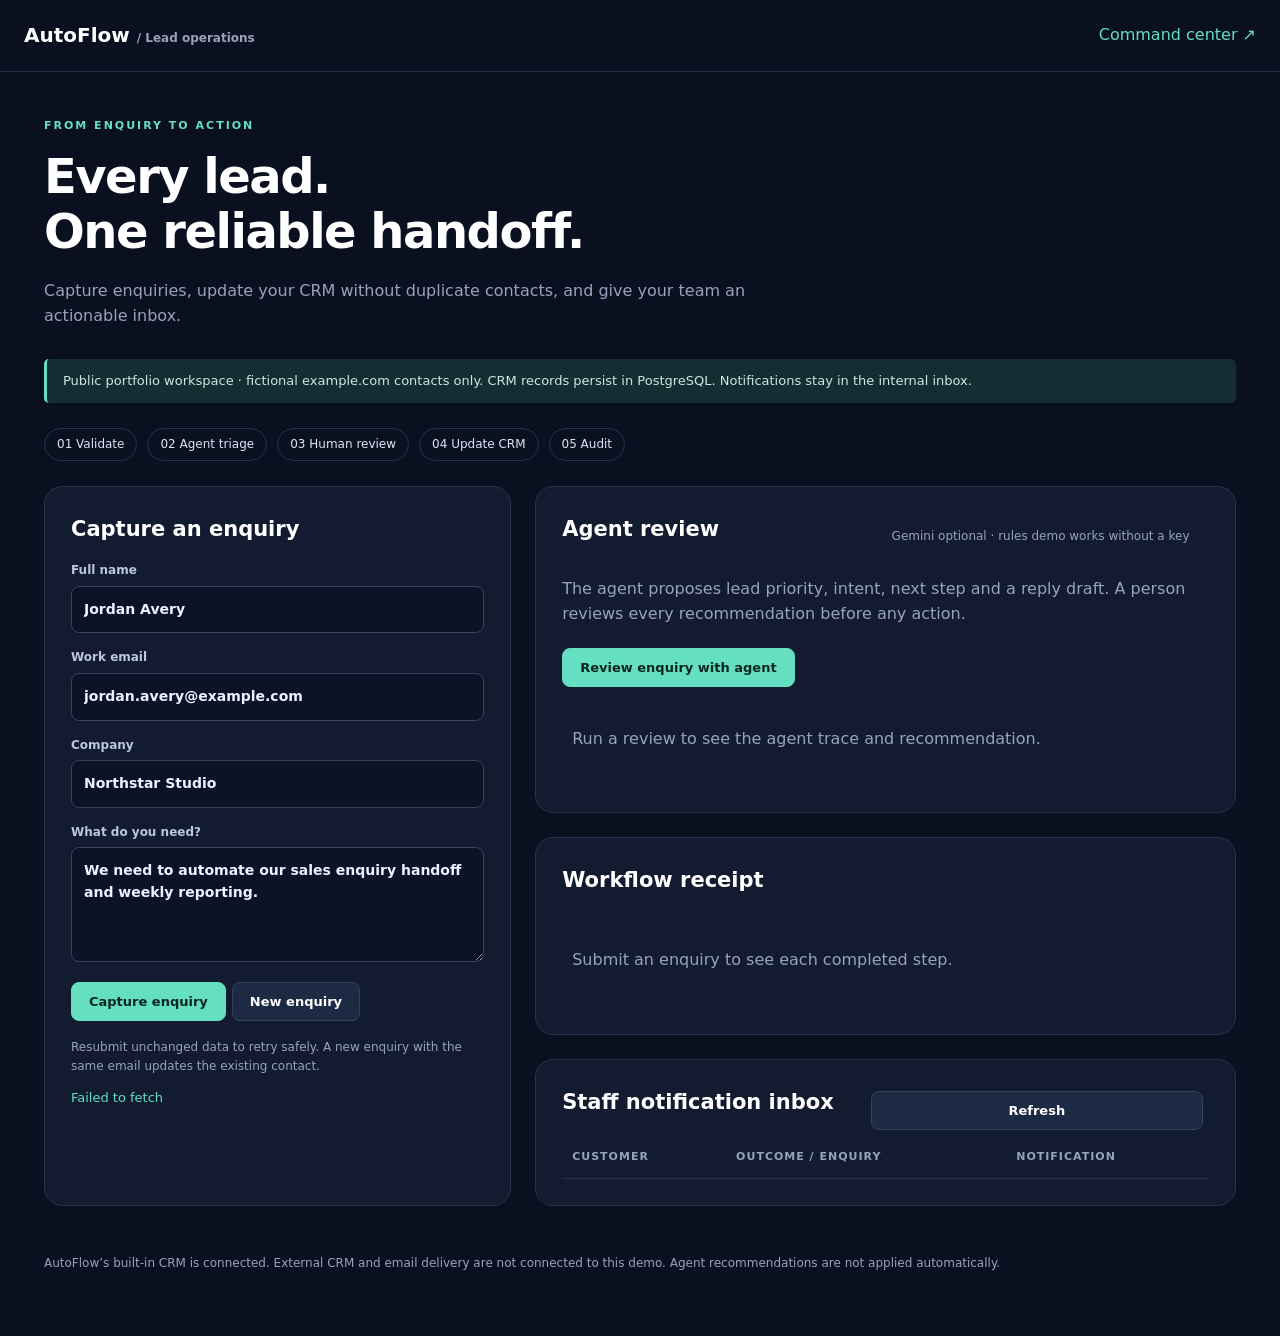
<file: frontend/leads.html>
<!doctype html><html lang="en"><meta charset="utf-8"><meta name="viewport" content="width=device-width,initial-scale=1"><title>AutoFlow · Lead Operations</title><link rel="stylesheet" href="workspace.css"><header><b>AutoFlow <span class="tag">/ Lead operations</span></b><a href="index.html">Command center ↗</a></header><main><div class="intro"><span class="eyebrow">From enquiry to action</span><h1>Every lead.<br>One reliable handoff.</h1><p>Capture enquiries, update your CRM without duplicate contacts, and give your team an actionable inbox.</p></div><div class="notice">Public portfolio workspace · fictional example.com contacts only. CRM records persist in PostgreSQL. Notifications stay in the internal inbox.</div><div class="steps"><span>01 Validate</span><span>02 Agent triage</span><span>03 Human review</span><span>04 Update CRM</span><span>05 Audit</span></div><div class="grid"><section class="card"><h2>Capture an enquiry</h2><form id="leadForm"><label>Full name<input id="name" value="Jordan Avery" required maxlength="100"></label><label>Work email<input id="email" type="email" value="jordan.avery@example.com" required></label><label>Company<input id="company" value="Northstar Studio" maxlength="150"></label><label>What do you need?<textarea id="message" required maxlength="2000">We need to automate our sales enquiry handoff and weekly reporting.</textarea></label><button class="primary">Capture enquiry</button><button type="button" id="new">New enquiry</button></form><p class="tag">Resubmit unchanged data to retry safely. A new enquiry with the same email updates the existing contact.</p><div id="status" class="status" role="status"></div></section><section><div class="card"><div class="row"><h2>Agent review</h2><span class="tag">Gemini optional · rules demo works without a key</span></div><p>The agent proposes lead priority, intent, next step and a reply draft. A person reviews every recommendation before any action.</p><button class="primary" id="runAgent" type="button">Review enquiry with agent</button><div id="agentResult" class="empty" aria-live="polite">Run a review to see the agent trace and recommendation.</div></div><div class="card"><h2>Workflow receipt</h2><div id="receipt" class="empty">Submit an enquiry to see each completed step.</div></div><div class="card"><div class="row"><h2>Staff notification inbox</h2><button id="refresh">Refresh</button></div><div class="scroll"><table><thead><tr><th>Customer</th><th>Outcome / enquiry</th><th>Notification</th></tr></thead><tbody id="inbox"></tbody></table></div></div></section></div><footer>AutoFlow’s built-in CRM is connected. External CRM and email delivery are not connected to this demo. Agent recommendations are not applied automatically.</footer></main><script src="config.js"></script><script src="leads.js"></script></html>
</file>
<file: frontend/workspace.css>
:root{font-family:Inter,system-ui,sans-serif;color:#dce5f5;background:#0b1020;line-height:1.55;--line:#27324b;--muted:#95a4bc;--accent:#64dfc1}*{box-sizing:border-box}body{margin:0}header{border-bottom:1px solid var(--line);padding:20px max(24px,calc((100vw - 1240px)/2));display:flex;justify-content:space-between;align-items:center;gap:20px}a{color:var(--accent);text-decoration:none}header b{font-size:20px;color:white}.tag,small{font-size:12px;color:var(--muted)}main{max-width:1240px;padding:40px 24px;margin:auto}h1{font-size:clamp(30px,4vw,48px);line-height:1.15;letter-spacing:-1.5px;margin:12px 0 20px;color:white}h2{font-size:21px;color:white;margin:0 0 16px}h3{font-size:16px}p{color:var(--muted)}.eyebrow{text-transform:uppercase;letter-spacing:2px;font-size:11px;font-weight:800;color:var(--accent)}.intro{max-width:760px;margin-bottom:30px}.steps{display:flex;gap:10px;flex-wrap:wrap;margin:25px 0}.steps span,.pill{border:1px solid var(--line);padding:6px 12px;border-radius:30px;font-size:12px}.grid{display:grid;grid-template-columns:minmax(300px,.8fr) minmax(400px,1.2fr);gap:24px}.card{background:#121b30;border:1px solid var(--line);border-radius:18px;padding:26px;margin-bottom:24px;min-width:0}.row{display:flex;gap:12px;align-items:center;flex-wrap:wrap}.row>*{flex:1}.metrics{display:flex;gap:15px;margin-bottom:24px;flex-wrap:wrap}.metric{flex:1;min-width:140px;background:#121b30;border:1px solid var(--line);border-radius:14px;padding:20px}.metric strong{font-size:28px;display:block;color:var(--accent)}label{display:block;font-size:12px;font-weight:600;color:#b9c7df;margin:15px 0}input,select,textarea{display:block;width:100%;border:1px solid #354360;background:#0b1326;color:#ecf2ff;border-radius:8px;padding:12px;margin-top:6px;font:inherit;font-size:14px}textarea{min-height:115px;resize:vertical}button,.button{display:inline-block;border:1px solid #354360;border-radius:8px;background:#1d2a43;color:white;padding:11px 17px;font:600 13px Inter,system-ui;cursor:pointer;margin:5px 6px 5px 0}.primary{background:var(--accent);border-color:var(--accent);color:#09271f}button:disabled{opacity:.5;cursor:wait}button:hover,.button:hover{filter:brightness(1.12)}.notice{border-left:3px solid var(--accent);padding:12px 16px;background:#152c33;color:#c8e9e2;border-radius:5px;font-size:13px;margin-bottom:24px}.error{border-color:#fd9a9a;color:#ffb8b8;background:#372132}.status{color:var(--accent);font-size:13px;min-height:24px;white-space:pre-wrap}.scroll{overflow:auto}table{width:100%;border-collapse:collapse;font-size:13px}th{text-align:left;color:var(--muted);font-size:11px;text-transform:uppercase;letter-spacing:1px}th,td{padding:13px 10px;border-bottom:1px solid var(--line);vertical-align:top}pre{white-space:pre-wrap;overflow-wrap:anywhere;background:#0c1426;padding:18px;border-radius:10px;font-size:12px;max-height:400px;overflow:auto}.empty{padding:35px 10px;color:var(--muted)}.evidence{border-left:2px solid #4a7e8c;margin:14px 0;padding:8px 16px;color:#b9c7df;font-size:13px}footer{color:var(--muted);font-size:12px;padding:24px 0}.hidden{display:none!important}@media(max-width:850px){.grid{grid-template-columns:1fr}header{padding:18px 24px}main{padding:28px 18px}.card{padding:20px}}
</file>
